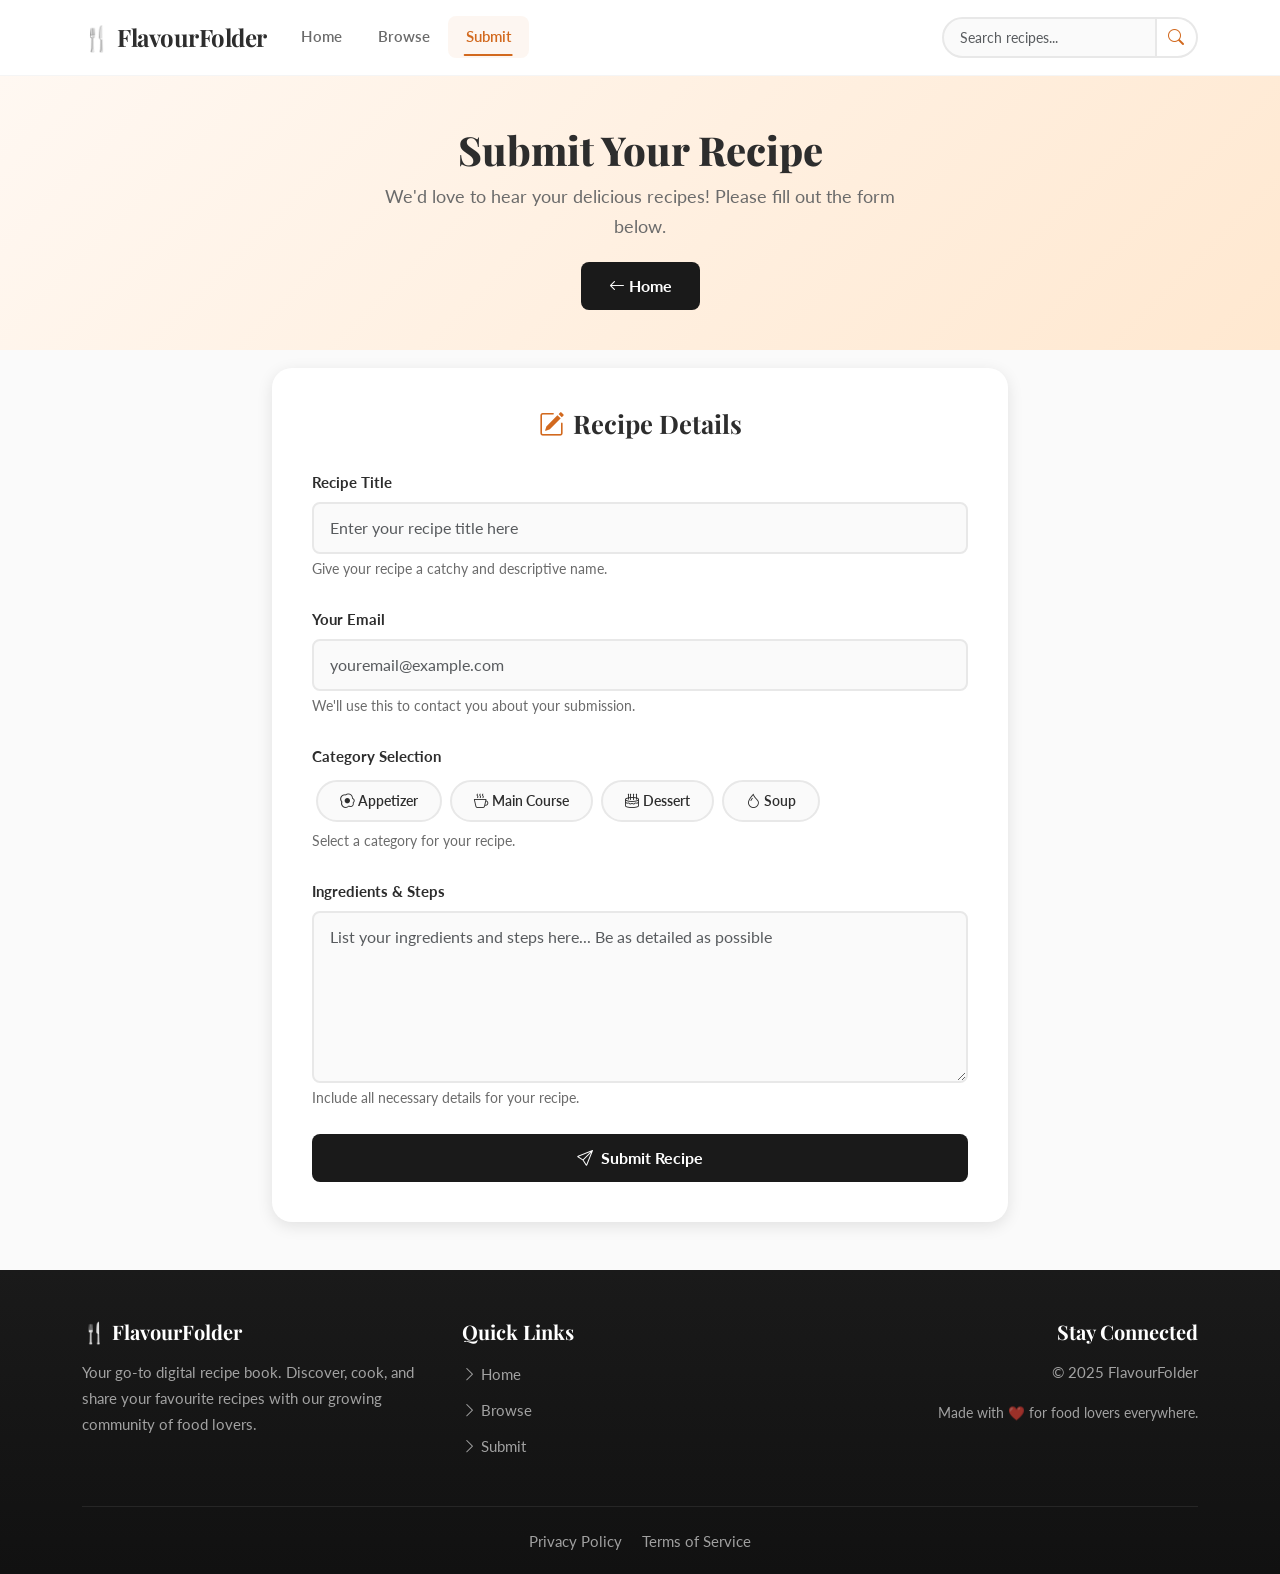
<file: submit.html>
<!DOCTYPE html>
<html lang="en">
<head>
  <meta charset="UTF-8">
  <meta name="viewport" content="width=device-width, initial-scale=1.0">
  <meta name="description" content="Submit your recipe to FlavourFolder — Share your delicious culinary creations with our growing community.">
  <title>Submit a Recipe — FlavourFolder</title>
  <!-- Bootstrap 5 CSS -->
  <link href="https://cdn.jsdelivr.net/npm/bootstrap@5.3.2/dist/css/bootstrap.min.css" rel="stylesheet">
  <!-- Bootstrap Icons -->
  <link href="https://cdn.jsdelivr.net/npm/bootstrap-icons@1.11.2/font/bootstrap-icons.css" rel="stylesheet">
  <!-- Custom CSS -->
  <link rel="stylesheet" href="styles.css">
</head>
<body>

  <!-- ============================================
       NAVBAR
       ============================================ -->
  <nav class="navbar navbar-expand-lg navbar-light bg-white sticky-top">
    <div class="container">
      <a class="navbar-brand" href="index.html">🍴 FlavourFolder</a>
      <button class="navbar-toggler border-0" type="button" data-bs-toggle="collapse" data-bs-target="#navbarMain" aria-controls="navbarMain" aria-expanded="false" aria-label="Toggle navigation">
        <span class="navbar-toggler-icon"></span>
      </button>
      <div class="collapse navbar-collapse" id="navbarMain">
        <ul class="navbar-nav me-auto mb-2 mb-lg-0">
          <li class="nav-item">
            <a class="nav-link" href="index.html">Home</a>
          </li>
          <li class="nav-item">
            <a class="nav-link" href="index.html#recipes-section">Browse</a>
          </li>
          <li class="nav-item">
            <a class="nav-link active" href="submit.html">Submit</a>
          </li>
        </ul>
        <form class="d-flex" role="search" onsubmit="return false;">
          <div class="input-group">
            <input class="form-control" type="search" placeholder="Search recipes..." aria-label="Search">
            <button class="btn btn-outline-secondary" type="button">
              <i class="bi bi-search"></i>
            </button>
          </div>
        </form>
      </div>
    </div>
  </nav>

  <!-- ============================================
       PAGE HEADER
       ============================================ -->
  <section class="submit-header">
    <div class="container">
      <h1 class="fade-in">Submit Your Recipe</h1>
      <p class="fade-in fade-in-delay-1">We'd love to hear your delicious recipes! Please fill out the form below.</p>
      <a href="index.html" class="btn btn-dark-custom fade-in fade-in-delay-2">
        <i class="bi bi-arrow-left me-1"></i>Home
      </a>
    </div>
  </section>

  <!-- ============================================
       RECIPE SUBMISSION FORM
       ============================================ -->
  <section class="py-5">
    <div class="container">
      <div class="row justify-content-center">
        <div class="col-md-8">
          <div class="submit-form-section animate-on-scroll">
            <h3><i class="bi bi-pencil-square me-2" style="color: var(--color-primary);"></i>Recipe Details</h3>
            
            <form id="recipe-submit-form" novalidate>
              <!-- Recipe Title -->
              <div class="mb-4">
                <label for="recipe-title" class="form-label">Recipe Title</label>
                <input type="text" class="form-control" id="recipe-title" placeholder="Enter your recipe title here" required>
                <small class="form-text">Give your recipe a catchy and descriptive name.</small>
                <div class="invalid-feedback">Please enter a recipe title.</div>
                <div class="valid-feedback">Looks great!</div>
              </div>

              <!-- Email -->
              <div class="mb-4">
                <label for="recipe-email" class="form-label">Your Email</label>
                <input type="email" class="form-control" id="recipe-email" placeholder="youremail@example.com" required>
                <small class="form-text">We'll use this to contact you about your submission.</small>
                <div class="invalid-feedback">Please enter a valid email address.</div>
                <div class="valid-feedback">Valid email!</div>
              </div>

              <!-- Category Selection -->
              <div class="mb-4">
                <label class="form-label">Category Selection</label>
                <div class="category-btn-group d-flex flex-wrap">
                  <button type="button" class="btn category-btn" data-category="Appetizer">
                    <i class="bi bi-egg-fried me-1"></i>Appetizer
                  </button>
                  <button type="button" class="btn category-btn" data-category="Main Course">
                    <i class="bi bi-cup-hot me-1"></i>Main Course
                  </button>
                  <button type="button" class="btn category-btn" data-category="Dessert">
                    <i class="bi bi-cake2 me-1"></i>Dessert
                  </button>
                  <button type="button" class="btn category-btn" data-category="Soup">
                    <i class="bi bi-droplet me-1"></i>Soup
                  </button>
                </div>
                <small class="form-text">Select a category for your recipe.</small>
                <div class="category-error" id="category-error">Please select a category.</div>
              </div>

              <!-- Ingredients & Steps -->
              <div class="mb-4">
                <label for="recipe-ingredients" class="form-label">Ingredients & Steps</label>
                <textarea class="form-control" id="recipe-ingredients" rows="6" placeholder="List your ingredients and steps here... Be as detailed as possible" required></textarea>
                <small class="form-text">Include all necessary details for your recipe.</small>
                <div class="invalid-feedback">Please list your ingredients and steps.</div>
                <div class="valid-feedback">Great detail!</div>
              </div>

              <!-- Submit Button -->
              <button type="button" id="submit-recipe-btn" class="btn btn-dark-custom btn-lg w-100">
                <i class="bi bi-send me-2"></i>Submit Recipe
              </button>
            </form>
          </div>
        </div>
      </div>
    </div>
  </section>

  <!-- ============================================
       SUCCESS MODAL
       ============================================ -->
  <div class="modal fade" id="successModal" tabindex="-1" aria-labelledby="successModalLabel" aria-hidden="true">
    <div class="modal-dialog modal-dialog-centered">
      <div class="modal-content">
        <div class="modal-header">
          <h5 class="modal-title" id="successModalLabel">
            <i class="bi bi-check-circle me-2"></i>Recipe Submitted Successfully!
          </h5>
          <button type="button" class="btn-close" data-bs-dismiss="modal" aria-label="Close"></button>
        </div>
        <div class="modal-body">
          <span class="success-icon">🎉</span>
          <h4 style="font-family: var(--font-heading); margin-bottom: 12px;">Thank You!</h4>
          <p style="color: var(--color-text-light); font-size: 1.05rem;">
            Thank you for contributing your recipe to FlavourFolder. Our team will review it shortly.
          </p>
        </div>
        <div class="modal-footer">
          <button type="button" class="btn btn-outline-custom" id="submit-another-btn">
            <i class="bi bi-plus-circle me-1"></i>Submit Another
          </button>
          <a href="index.html" class="btn btn-primary-custom">
            <i class="bi bi-house me-1"></i>Back to Home
          </a>
        </div>
      </div>
    </div>
  </div>

  <!-- ============================================
       FOOTER
       ============================================ -->
  <footer class="bg-dark text-light">
    <div class="container">
      <div class="row">
        <div class="col-md-4 mb-4 mb-md-0">
          <h5>🍴 FlavourFolder</h5>
          <p>Your go-to digital recipe book. Discover, cook, and share your favourite recipes with our growing community of food lovers.</p>
        </div>
        <div class="col-md-4 mb-4 mb-md-0">
          <h5>Quick Links</h5>
          <ul>
            <li><a href="index.html"><i class="bi bi-chevron-right me-1"></i>Home</a></li>
            <li><a href="index.html#recipes-section"><i class="bi bi-chevron-right me-1"></i>Browse</a></li>
            <li><a href="submit.html"><i class="bi bi-chevron-right me-1"></i>Submit</a></li>
          </ul>
        </div>
        <div class="col-md-4 text-md-end">
          <h5>Stay Connected</h5>
          <p>© 2025 FlavourFolder</p>
          <p style="font-size: 0.85rem;">Made with ❤️ for food lovers everywhere.</p>
        </div>
      </div>
      <div class="footer-bottom text-center">
        <a href="#" class="me-3">Privacy Policy</a>
        <a href="#">Terms of Service</a>
      </div>
    </div>
  </footer>

  <!-- Bootstrap 5 JS Bundle -->
  <script src="https://cdn.jsdelivr.net/npm/bootstrap@5.3.2/dist/js/bootstrap.bundle.min.js"></script>
  <!-- Custom JS -->
  <script src="main.js"></script>
</body>
</html>
</file>
<file: styles.css>
/* =============================================
   FlavourFolder — Custom Styles
   ============================================= */

/* Import Google Fonts */
@import url('https://fonts.googleapis.com/css2?family=Playfair+Display:wght@400;600;700;800&family=Lato:wght@300;400;700;900&display=swap');

/* ---- CSS Custom Properties ---- */
:root {
  --color-primary: #D2691E;
  --color-primary-dark: #A0522D;
  --color-primary-light: #E8A259;
  --color-bg: #FAFAFA;
  --color-bg-warm: #FFF8F2;
  --color-text: #2D2D2D;
  --color-text-light: #6B6B6B;
  --color-border: #E8E8E8;
  --color-success: #28A745;
  --color-danger: #DC3545;
  --color-white: #FFFFFF;
  --color-dark: #1A1A1A;
  --shadow-sm: 0 2px 8px rgba(0, 0, 0, 0.06);
  --shadow-md: 0 4px 16px rgba(0, 0, 0, 0.10);
  --shadow-lg: 0 8px 32px rgba(0, 0, 0, 0.14);
  --shadow-hover: 0 12px 40px rgba(210, 105, 30, 0.18);
  --radius-sm: 8px;
  --radius-md: 12px;
  --radius-lg: 20px;
  --radius-xl: 28px;
  --transition: all 0.3s cubic-bezier(0.4, 0, 0.2, 1);
  --font-heading: 'Playfair Display', serif;
  --font-body: 'Lato', sans-serif;
}

/* ---- Global Resets & Base ---- */
* {
  margin: 0;
  padding: 0;
  box-sizing: border-box;
}

html {
  scroll-behavior: smooth;
}

body {
  font-family: var(--font-body);
  background-color: var(--color-bg);
  color: var(--color-text);
  line-height: 1.7;
  overflow-x: hidden;
  -webkit-font-smoothing: antialiased;
  -moz-osx-font-smoothing: grayscale;
}

h1, h2, h3, h4, h5, h6,
.navbar-brand {
  font-family: var(--font-heading);
  color: var(--color-text);
}

a {
  text-decoration: none;
  transition: var(--transition);
}

img {
  max-width: 100%;
  height: auto;
}

/* ---- Selection Styling ---- */
::selection {
  background-color: var(--color-primary);
  color: var(--color-white);
}

/* ---- Scrollbar ---- */
::-webkit-scrollbar {
  width: 8px;
}

::-webkit-scrollbar-track {
  background: var(--color-bg);
}

::-webkit-scrollbar-thumb {
  background: var(--color-primary-light);
  border-radius: 4px;
}

::-webkit-scrollbar-thumb:hover {
  background: var(--color-primary);
}

/* ===========================================
   NAVBAR
   =========================================== */
.navbar {
  padding: 12px 0;
  transition: var(--transition);
  backdrop-filter: blur(20px);
  -webkit-backdrop-filter: blur(20px);
  background-color: rgba(255, 255, 255, 0.95) !important;
  border-bottom: 1px solid rgba(0, 0, 0, 0.04);
}

.navbar-brand {
  font-size: 1.5rem;
  font-weight: 700;
  color: var(--color-text) !important;
  letter-spacing: -0.02em;
}

.navbar-brand:hover {
  color: var(--color-primary) !important;
}

.nav-link {
  font-family: var(--font-body);
  font-weight: 600;
  font-size: 0.95rem;
  color: var(--color-text-light) !important;
  padding: 8px 18px !important;
  border-radius: var(--radius-sm);
  position: relative;
  transition: var(--transition);
}

.nav-link:hover,
.nav-link.active {
  color: var(--color-primary) !important;
  background-color: rgba(210, 105, 30, 0.06);
}

.nav-link::after {
  content: '';
  position: absolute;
  bottom: 2px;
  left: 50%;
  transform: translateX(-50%);
  width: 0;
  height: 2px;
  background: var(--color-primary);
  border-radius: 2px;
  transition: var(--transition);
}

.nav-link:hover::after,
.nav-link.active::after {
  width: 60%;
}

.navbar .form-control {
  border-radius: var(--radius-xl);
  border: 2px solid var(--color-border);
  padding: 8px 16px;
  font-size: 0.9rem;
  transition: var(--transition);
  background: var(--color-bg);
}

.navbar .form-control:focus {
  border-color: var(--color-primary);
  box-shadow: 0 0 0 3px rgba(210, 105, 30, 0.15);
  background: var(--color-white);
}

.navbar .btn-outline-secondary {
  border-radius: 0 var(--radius-xl) var(--radius-xl) 0;
  border: 2px solid var(--color-border);
  border-left: none;
  color: var(--color-primary);
  transition: var(--transition);
}

.navbar .btn-outline-secondary:hover {
  background-color: var(--color-primary);
  color: var(--color-white);
  border-color: var(--color-primary);
}

/* ===========================================
   HERO SECTION
   =========================================== */
.hero-section {
  background: linear-gradient(135deg, #FFF8F2 0%, #FFE8D0 30%, #FFDAB3 60%, #F5C89A 100%);
  padding: 100px 20px 80px;
  text-align: center;
  position: relative;
  overflow: hidden;
}

.hero-section::before {
  content: '';
  position: absolute;
  top: -50%;
  right: -20%;
  width: 500px;
  height: 500px;
  background: radial-gradient(circle, rgba(210, 105, 30, 0.08) 0%, transparent 70%);
  border-radius: 50%;
  animation: float 8s ease-in-out infinite;
}

.hero-section::after {
  content: '';
  position: absolute;
  bottom: -30%;
  left: -10%;
  width: 400px;
  height: 400px;
  background: radial-gradient(circle, rgba(210, 105, 30, 0.06) 0%, transparent 70%);
  border-radius: 50%;
  animation: float 10s ease-in-out infinite reverse;
}

@keyframes float {
  0%, 100% { transform: translate(0, 0) scale(1); }
  33% { transform: translate(30px, -20px) scale(1.05); }
  66% { transform: translate(-20px, 15px) scale(0.95); }
}

.hero-section h1 {
  font-size: 3.5rem;
  font-weight: 800;
  color: var(--color-text);
  margin-bottom: 12px;
  position: relative;
  z-index: 1;
  letter-spacing: -0.03em;
}

.hero-section h1 span {
  color: var(--color-primary);
}

.hero-section p {
  font-size: 1.25rem;
  color: var(--color-text-light);
  margin-bottom: 35px;
  position: relative;
  z-index: 1;
  font-weight: 300;
}

.hero-search {
  max-width: 600px;
  margin: 0 auto;
  position: relative;
  z-index: 1;
}

.hero-search .input-group {
  background: var(--color-white);
  border-radius: var(--radius-xl);
  box-shadow: var(--shadow-md);
  overflow: hidden;
  border: 2px solid transparent;
  transition: var(--transition);
}

.hero-search .input-group:focus-within {
  border-color: var(--color-primary-light);
  box-shadow: var(--shadow-hover);
}

.hero-search .form-control {
  border: none;
  padding: 16px 24px;
  font-size: 1.05rem;
  background: transparent;
}

.hero-search .form-control:focus {
  box-shadow: none;
}

.hero-search .btn {
  background-color: var(--color-primary);
  border: none;
  padding: 12px 24px;
  color: var(--color-white);
  font-size: 1.1rem;
  transition: var(--transition);
}

.hero-search .btn:hover {
  background-color: var(--color-primary-dark);
}

/* ===========================================
   SECTION TITLES
   =========================================== */
.section-title {
  font-size: 2.2rem;
  font-weight: 700;
  text-align: center;
  margin-bottom: 12px;
  letter-spacing: -0.02em;
}

.section-subtitle {
  text-align: center;
  color: var(--color-text-light);
  font-size: 1.1rem;
  margin-bottom: 40px;
  font-weight: 300;
}

/* ===========================================
   RECIPE CARDS
   =========================================== */
.recipe-card {
  border: none;
  border-radius: var(--radius-md);
  overflow: hidden;
  background: var(--color-white);
  box-shadow: var(--shadow-sm);
  transition: var(--transition);
  height: 100%;
}

.recipe-card:hover {
  transform: translateY(-8px);
  box-shadow: var(--shadow-hover);
}

.recipe-card .card-img-top {
  height: 220px;
  object-fit: cover;
  transition: var(--transition);
}

.recipe-card:hover .card-img-top {
  transform: scale(1.05);
}

.recipe-card .card-img-wrapper {
  overflow: hidden;
  position: relative;
}

.recipe-card .card-body {
  padding: 20px;
}

.recipe-card .card-title {
  font-family: var(--font-heading);
  font-size: 1.2rem;
  font-weight: 700;
  margin-bottom: 8px;
}

.recipe-card .card-text {
  color: var(--color-text-light);
  font-size: 0.9rem;
  line-height: 1.6;
  margin-bottom: 16px;
}

.recipe-card .badge-category {
  background: linear-gradient(135deg, var(--color-primary), var(--color-primary-dark));
  color: var(--color-white);
  font-size: 0.75rem;
  font-weight: 700;
  padding: 5px 14px;
  border-radius: var(--radius-xl);
  text-transform: uppercase;
  letter-spacing: 0.06em;
  position: absolute;
  top: 14px;
  left: 14px;
  z-index: 2;
  box-shadow: 0 2px 8px rgba(210, 105, 30, 0.3);
}

.recipe-card.hidden {
  display: none !important;
}

/* No results message */
#no-results {
  text-align: center;
  padding: 60px 20px;
  font-size: 1.3rem;
  color: var(--color-text-light);
}

/* ===========================================
   CUSTOM BUTTONS
   =========================================== */
.btn-primary-custom {
  background: linear-gradient(135deg, var(--color-primary), var(--color-primary-dark));
  border: none;
  color: var(--color-white);
  font-weight: 700;
  padding: 10px 24px;
  border-radius: var(--radius-sm);
  font-size: 0.9rem;
  transition: var(--transition);
  letter-spacing: 0.02em;
  position: relative;
  overflow: hidden;
}

.btn-primary-custom::before {
  content: '';
  position: absolute;
  top: 0;
  left: -100%;
  width: 100%;
  height: 100%;
  background: linear-gradient(90deg, transparent, rgba(255,255,255,0.2), transparent);
  transition: left 0.5s;
}

.btn-primary-custom:hover::before {
  left: 100%;
}

.btn-primary-custom:hover {
  background: linear-gradient(135deg, var(--color-primary-dark), #8B4513);
  transform: translateY(-2px);
  box-shadow: 0 6px 20px rgba(210, 105, 30, 0.35);
  color: var(--color-white);
}

.btn-dark-custom {
  background: var(--color-dark);
  border: none;
  color: var(--color-white);
  font-weight: 700;
  padding: 12px 28px;
  border-radius: var(--radius-sm);
  font-size: 1rem;
  transition: var(--transition);
}

.btn-dark-custom:hover {
  background: #333;
  transform: translateY(-2px);
  box-shadow: var(--shadow-md);
  color: var(--color-white);
}

.btn-outline-custom {
  background: transparent;
  border: 2px solid var(--color-primary);
  color: var(--color-primary);
  font-weight: 700;
  padding: 10px 24px;
  border-radius: var(--radius-sm);
  transition: var(--transition);
}

.btn-outline-custom:hover {
  background: var(--color-primary);
  color: var(--color-white);
  transform: translateY(-2px);
  box-shadow: 0 6px 20px rgba(210, 105, 30, 0.25);
}

/* ===========================================
   CAROUSEL
   =========================================== */
.cuisine-carousel {
  border-radius: var(--radius-lg);
  overflow: hidden;
  box-shadow: var(--shadow-lg);
}

.cuisine-carousel .carousel-item img {
  height: 420px;
  object-fit: cover;
  filter: brightness(0.6);
}

.cuisine-carousel .carousel-caption {
  bottom: 50%;
  transform: translateY(50%);
  text-align: left;
  left: 8%;
  right: 40%;
}

.cuisine-carousel .carousel-caption h3 {
  font-family: var(--font-heading);
  font-size: 2.5rem;
  font-weight: 800;
  color: var(--color-white);
  text-shadow: 0 2px 12px rgba(0,0,0,0.3);
  margin-bottom: 10px;
  letter-spacing: -0.02em;
}

.cuisine-carousel .carousel-caption p {
  font-size: 1.1rem;
  color: rgba(255,255,255,0.85);
  font-weight: 300;
}

.cuisine-carousel .carousel-control-prev,
.cuisine-carousel .carousel-control-next {
  width: 50px;
  height: 50px;
  background: rgba(255,255,255,0.2);
  backdrop-filter: blur(10px);
  border-radius: 50%;
  top: 50%;
  transform: translateY(-50%);
  opacity: 0;
  transition: var(--transition);
}

.cuisine-carousel:hover .carousel-control-prev,
.cuisine-carousel:hover .carousel-control-next {
  opacity: 1;
}

.cuisine-carousel .carousel-control-prev {
  left: 20px;
}

.cuisine-carousel .carousel-control-next {
  right: 20px;
}

.cuisine-carousel .carousel-indicators button {
  width: 10px;
  height: 10px;
  border-radius: 50%;
  margin: 0 5px;
  border: none;
  background: rgba(255,255,255,0.5);
  transition: var(--transition);
}

.cuisine-carousel .carousel-indicators button.active {
  background: var(--color-primary);
  width: 30px;
  border-radius: 5px;
}

/* ===========================================
   CATEGORY TILES
   =========================================== */
.category-tile {
  border: none;
  border-radius: var(--radius-md);
  background: var(--color-white);
  box-shadow: var(--shadow-sm);
  cursor: pointer;
  transition: var(--transition);
  text-align: center;
  padding: 32px 16px;
  height: 100%;
}

.category-tile:hover {
  transform: translateY(-6px);
  box-shadow: var(--shadow-hover);
  border-bottom: 3px solid var(--color-primary);
}

.category-tile .emoji-icon {
  font-size: 3rem;
  display: block;
  margin-bottom: 12px;
  transition: var(--transition);
}

.category-tile:hover .emoji-icon {
  transform: scale(1.15) rotate(-5deg);
}

.category-tile h5 {
  font-family: var(--font-heading);
  font-weight: 700;
  color: var(--color-text);
  font-size: 1.1rem;
}

/* ===========================================
   CTA SECTION
   =========================================== */
.cta-section {
  background: linear-gradient(135deg, var(--color-bg-warm), #FFF0E0);
  border-radius: var(--radius-lg);
  padding: 50px 30px;
  text-align: center;
}

.cta-section .btn {
  margin: 6px;
}

/* ===========================================
   RECIPE DETAILS PAGE
   =========================================== */
.recipe-header {
  background: linear-gradient(135deg, #FFF8F2, #FFE8D0);
  padding: 40px 0 30px;
  text-align: center;
}

.recipe-header h1 {
  font-size: 2.5rem;
  font-weight: 800;
}

.recipe-header p {
  color: var(--color-text-light);
  font-size: 1.1rem;
}

.recipe-detail-img {
  border-radius: var(--radius-lg);
  overflow: hidden;
  box-shadow: var(--shadow-lg);
}

.recipe-detail-img img {
  width: 100%;
  height: 400px;
  object-fit: cover;
  transition: var(--transition);
}

.recipe-detail-img:hover img {
  transform: scale(1.03);
}

.recipe-info h2 {
  font-size: 2rem;
  font-weight: 800;
  margin-bottom: 12px;
}

.recipe-info p {
  font-size: 1.05rem;
  color: var(--color-text-light);
  line-height: 1.8;
}

/* ---- Tab Navigation ---- */
.recipe-tabs .nav-tabs {
  border-bottom: 2px solid var(--color-border);
  gap: 4px;
}

.recipe-tabs .nav-link {
  font-family: var(--font-heading);
  font-size: 1.15rem;
  font-weight: 700;
  color: var(--color-text-light) !important;
  border: none;
  padding: 12px 28px;
  border-radius: var(--radius-sm) var(--radius-sm) 0 0;
  transition: var(--transition);
  background: transparent;
}

.recipe-tabs .nav-link:hover {
  background: rgba(210, 105, 30, 0.06);
  color: var(--color-primary) !important;
}

.recipe-tabs .nav-link.active {
  color: var(--color-primary) !important;
  border-bottom: 3px solid var(--color-primary);
  background: rgba(210, 105, 30, 0.04);
}

/* ---- Ingredients List ---- */
.ingredient-row {
  display: flex;
  align-items: center;
  padding: 14px 0;
  border-bottom: 1px solid var(--color-border);
  transition: var(--transition);
}

.ingredient-row:hover {
  background-color: rgba(210, 105, 30, 0.03);
  padding-left: 8px;
}

.ingredient-row:last-child {
  border-bottom: none;
}

.ingredient-row .form-check-input {
  width: 20px;
  height: 20px;
  margin-right: 14px;
  cursor: pointer;
  border: 2px solid var(--color-border);
  transition: var(--transition);
}

.ingredient-row .form-check-input:checked {
  background-color: var(--color-primary);
  border-color: var(--color-primary);
}

.ingredient-row .form-check-input:focus {
  box-shadow: 0 0 0 3px rgba(210, 105, 30, 0.15);
}

.ingredient-row .ingredient-emoji {
  font-size: 1.5rem;
  margin-right: 12px;
  min-width: 32px;
}

.ingredient-row .ingredient-name {
  flex-grow: 1;
  font-weight: 600;
  font-size: 1rem;
}

.ingredient-row .ingredient-qty {
  font-size: 0.9rem;
  color: var(--color-text-light);
  font-weight: 400;
  white-space: nowrap;
}

.ingredient-row .form-check-input:checked ~ .ingredient-name {
  text-decoration: line-through;
  color: var(--color-text-light);
}

/* ---- Step Cards ---- */
.step-card {
  border: none;
  border-radius: var(--radius-md);
  background: var(--color-white);
  box-shadow: var(--shadow-sm);
  transition: var(--transition);
  overflow: hidden;
  margin-bottom: 16px;
}

.step-card:hover {
  box-shadow: var(--shadow-md);
  transform: translateX(4px);
}

.step-card .step-number {
  background: linear-gradient(135deg, var(--color-primary), var(--color-primary-dark));
  color: var(--color-white);
  width: 44px;
  height: 44px;
  border-radius: 50%;
  display: flex;
  align-items: center;
  justify-content: center;
  font-weight: 800;
  font-size: 1.1rem;
  flex-shrink: 0;
}

.step-card .step-content h6 {
  font-family: var(--font-heading);
  font-weight: 700;
  font-size: 1rem;
  margin-bottom: 4px;
  color: var(--color-text);
}

.step-card .step-content p {
  color: var(--color-text-light);
  margin: 0;
  font-size: 0.95rem;
}

/* ---- Chef Notes ---- */
.chef-notes-section {
  background: var(--color-white);
  border-radius: var(--radius-md);
  padding: 30px;
  box-shadow: var(--shadow-sm);
}

.chef-notes-section h3 {
  font-family: var(--font-heading);
  font-weight: 700;
  margin-bottom: 16px;
}

.chef-notes-section textarea {
  border: 2px solid var(--color-border);
  border-radius: var(--radius-sm);
  padding: 16px;
  font-size: 1rem;
  resize: vertical;
  transition: var(--transition);
  min-height: 120px;
}

.chef-notes-section textarea:focus {
  border-color: var(--color-primary);
  box-shadow: 0 0 0 3px rgba(210, 105, 30, 0.15);
}

.saved-note {
  background: #F0FFF4;
  border: 1px solid #C6F6D5;
  border-radius: var(--radius-sm);
  padding: 16px;
  margin-top: 12px;
  animation: fadeInUp 0.4s ease;
}

@keyframes fadeInUp {
  from {
    opacity: 0;
    transform: translateY(10px);
  }
  to {
    opacity: 1;
    transform: translateY(0);
  }
}

/* ---- Mobile Bottom Nav ---- */
.mobile-bottom-nav {
  background: var(--color-white);
  border-top: 1px solid var(--color-border);
  box-shadow: 0 -4px 16px rgba(0,0,0,0.06);
  padding: 8px 0;
  z-index: 1050;
}

.mobile-bottom-nav a {
  color: var(--color-text-light);
  font-size: 0.75rem;
  font-weight: 600;
  display: flex;
  flex-direction: column;
  align-items: center;
  gap: 2px;
  transition: var(--transition);
}

.mobile-bottom-nav a:hover,
.mobile-bottom-nav a.active {
  color: var(--color-primary);
}

.mobile-bottom-nav .nav-icon {
  font-size: 1.3rem;
}

/* ===========================================
   SUBMIT PAGE
   =========================================== */
.submit-header {
  background: linear-gradient(135deg, #FFF8F2, #FFE8D0);
  padding: 50px 0 40px;
  text-align: center;
}

.submit-header h1 {
  font-size: 2.5rem;
  font-weight: 800;
}

.submit-header p {
  color: var(--color-text-light);
  font-size: 1.1rem;
  max-width: 550px;
  margin: 8px auto 20px;
}

.submit-form-section {
  background: var(--color-white);
  border-radius: var(--radius-lg);
  box-shadow: var(--shadow-md);
  padding: 40px;
  margin-top: -30px;
  position: relative;
  z-index: 1;
}

.submit-form-section h3 {
  font-family: var(--font-heading);
  font-weight: 700;
  text-align: center;
  margin-bottom: 30px;
  font-size: 1.6rem;
}

.submit-form-section .form-label {
  font-weight: 700;
  font-size: 0.95rem;
  color: var(--color-text);
  margin-bottom: 6px;
}

.submit-form-section .form-control,
.submit-form-section .form-select {
  border: 2px solid var(--color-border);
  border-radius: var(--radius-sm);
  padding: 12px 16px;
  font-size: 1rem;
  transition: var(--transition);
  background: var(--color-bg);
}

.submit-form-section .form-control:focus,
.submit-form-section .form-select:focus {
  border-color: var(--color-primary);
  box-shadow: 0 0 0 3px rgba(210, 105, 30, 0.15);
  background: var(--color-white);
}

.submit-form-section .form-text {
  font-size: 0.85rem;
  color: var(--color-text-light);
}

/* Category Toggle Buttons */
.category-btn-group .btn {
  border-radius: var(--radius-xl);
  padding: 8px 22px;
  font-weight: 600;
  font-size: 0.9rem;
  border: 2px solid var(--color-border);
  color: var(--color-text);
  background: var(--color-bg);
  transition: var(--transition);
  margin: 4px;
}

.category-btn-group .btn:hover {
  border-color: var(--color-primary);
  color: var(--color-primary);
}

.category-btn-group .btn.active {
  background: linear-gradient(135deg, var(--color-primary), var(--color-primary-dark));
  border-color: var(--color-primary);
  color: var(--color-white);
  box-shadow: 0 4px 12px rgba(210, 105, 30, 0.3);
}

/* Validation Styles */
.form-control.is-invalid,
.form-select.is-invalid {
  border-color: var(--color-danger) !important;
}

.form-control.is-valid,
.form-select.is-valid {
  border-color: var(--color-success) !important;
}

.invalid-feedback {
  color: var(--color-danger);
  font-size: 0.85rem;
  font-weight: 600;
  margin-top: 4px;
}

.valid-feedback {
  color: var(--color-success);
  font-size: 0.85rem;
  font-weight: 600;
  margin-top: 4px;
}

.category-error {
  color: var(--color-danger);
  font-size: 0.85rem;
  font-weight: 600;
  margin-top: 4px;
  display: none;
}

/* ===========================================
   SUCCESS MODAL
   =========================================== */
.modal-content {
  border: none;
  border-radius: var(--radius-lg);
  overflow: hidden;
  box-shadow: var(--shadow-lg);
}

.modal-header {
  background: linear-gradient(135deg, var(--color-primary), var(--color-primary-dark));
  color: var(--color-white);
  border-bottom: none;
  padding: 24px 28px;
}

.modal-header .modal-title {
  font-family: var(--font-heading);
  font-weight: 700;
}

.modal-header .btn-close {
  filter: brightness(0) invert(1);
}

.modal-body {
  padding: 30px 28px;
  text-align: center;
}

.modal-body .success-icon {
  font-size: 4rem;
  margin-bottom: 16px;
  display: block;
  animation: bounceIn 0.6s ease;
}

@keyframes bounceIn {
  0% { transform: scale(0); opacity: 0; }
  50% { transform: scale(1.2); }
  100% { transform: scale(1); opacity: 1; }
}

.modal-footer {
  border-top: 1px solid var(--color-border);
  padding: 16px 28px;
  justify-content: center;
  gap: 12px;
}

/* ===========================================
   FOOTER
   =========================================== */
footer.bg-dark {
  background: linear-gradient(180deg, #1A1A1A, #111111) !important;
  padding: 50px 0 20px;
}

footer h5 {
  font-family: var(--font-heading);
  color: var(--color-white);
  margin-bottom: 16px;
  font-weight: 700;
}

footer p {
  color: rgba(255, 255, 255, 0.6);
  font-size: 0.95rem;
  line-height: 1.7;
}

footer a {
  color: rgba(255, 255, 255, 0.6);
  font-size: 0.95rem;
  transition: var(--transition);
}

footer a:hover {
  color: var(--color-primary-light);
}

footer ul {
  list-style: none;
  padding: 0;
}

footer ul li {
  margin-bottom: 8px;
}

footer .footer-bottom {
  border-top: 1px solid rgba(255,255,255,0.08);
  padding-top: 20px;
  margin-top: 30px;
}

/* ===========================================
   ANIMATIONS & UTILITIES
   =========================================== */
.fade-in {
  opacity: 0;
  transform: translateY(20px);
  animation: fadeInUp 0.6s ease forwards;
}

.fade-in-delay-1 { animation-delay: 0.1s; }
.fade-in-delay-2 { animation-delay: 0.2s; }
.fade-in-delay-3 { animation-delay: 0.3s; }
.fade-in-delay-4 { animation-delay: 0.4s; }

/* Loading skeleton */
.skeleton {
  background: linear-gradient(90deg, #f0f0f0 25%, #e0e0e0 50%, #f0f0f0 75%);
  background-size: 200% 100%;
  animation: shimmer 1.5s infinite;
}

@keyframes shimmer {
  0% { background-position: 200% 0; }
  100% { background-position: -200% 0; }
}

/* ===========================================
   RESPONSIVE OVERRIDES
   =========================================== */
@media (max-width: 991.98px) {
  .hero-section h1 {
    font-size: 2.5rem;
  }

  .cuisine-carousel .carousel-item img {
    height: 300px;
  }

  .cuisine-carousel .carousel-caption h3 {
    font-size: 1.8rem;
  }

  .cuisine-carousel .carousel-caption {
    right: 15%;
    left: 10%;
  }

  .recipe-detail-img img {
    height: 280px;
  }
}

@media (max-width: 767.98px) {
  .hero-section {
    padding: 70px 16px 50px;
  }

  .hero-section h1 {
    font-size: 2rem;
  }

  .hero-section p {
    font-size: 1rem;
  }

  .section-title {
    font-size: 1.7rem;
  }

  .cuisine-carousel .carousel-item img {
    height: 220px;
  }

  .cuisine-carousel .carousel-caption h3 {
    font-size: 1.4rem;
  }

  .cuisine-carousel .carousel-caption p {
    display: none;
  }

  .submit-form-section {
    padding: 24px 16px;
    margin-top: -15px;
  }

  .recipe-detail-img img {
    height: 220px;
  }

  /* Bottom nav spacer on mobile for recipe page */
  .mobile-spacer {
    height: 70px;
  }
}

@media (max-width: 575.98px) {
  .hero-section h1 {
    font-size: 1.75rem;
  }

  .category-tile {
    padding: 20px 10px;
  }

  .category-tile .emoji-icon {
    font-size: 2.2rem;
  }

  .cta-section {
    padding: 30px 16px;
  }
}
</file>
